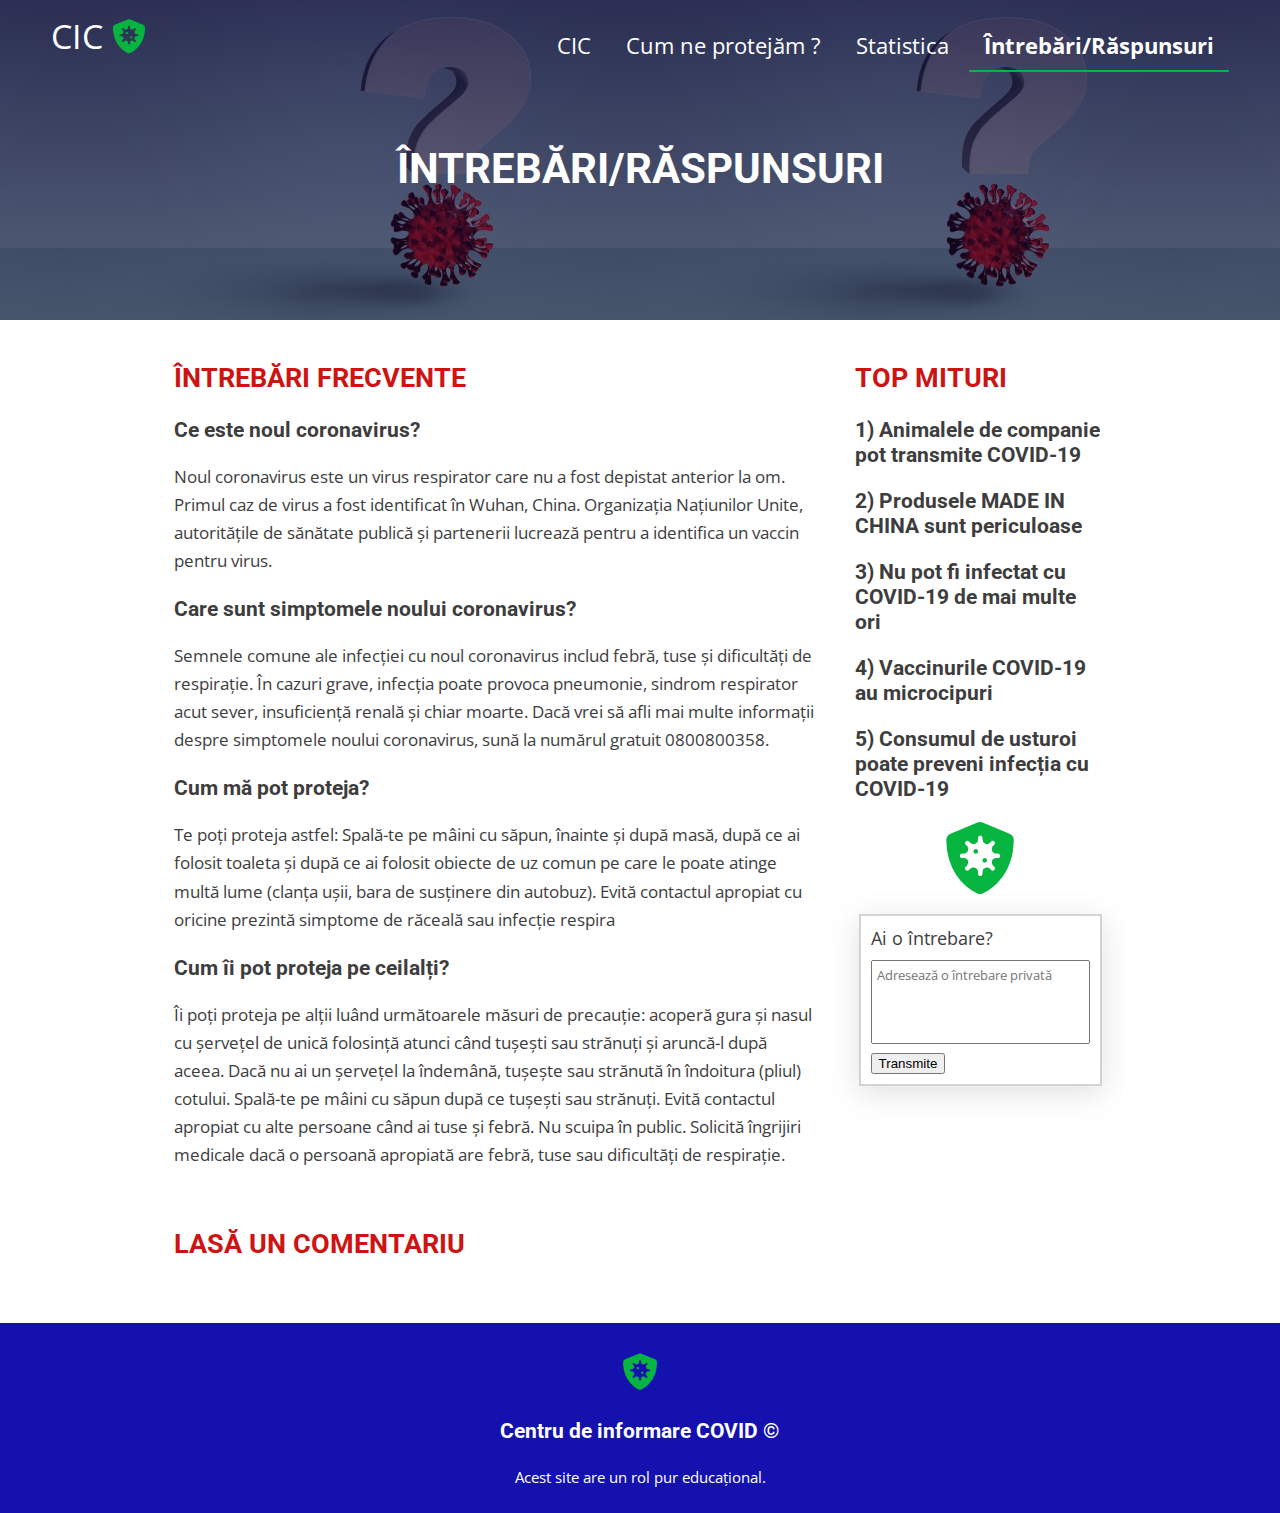
<file: pages/intrebari.html>
<!DOCTYPE html>
<html>

<head>
    <meta charset="UTF-8">
    <meta name="viewport" content="width=device-width, initial-scale=1.0">

    <link rel="icon" href="../images/favicon.png">
    <link rel="stylesheet" href="../css/style.css" />
    <link rel="stylesheet" href="https://cdnjs.cloudflare.com/ajax/libs/font-awesome/5.15.2/css/all.min.css" />
    <script src="../js/main.js" defer></script>

    <title>Întrebări COVID-19</title>
</head>

<body>

    <header>
        <a class="logo" href="../index.html">
            CIC <i class="fas fa-shield-virus verde"></i>
        </a>

        <navbar id="navbar">
            <a href="../index.html">CIC</a>

            <a href="protejare.html">Cum ne protejăm ?</a>
            <a href="statistica.html">Statistica</a>
            <a class="active" href="intrebari.html">Întrebări/Răspunsuri</a>
        </navbar>
    </header>

    <section class="top-section" id="intrebari">
        <h1 class="top-title">Întrebări/Răspunsuri</h1>
    </section>

    <main>

        <div class="row">

            <div class="col-70">
                <h2>Întrebări frecvente</h2>

                <h3>Ce este noul coronavirus?</h3>
                <p>
                    Noul coronavirus este un virus respirator care nu a fost depistat anterior la om. Primul caz de
                    virus a fost identificat în Wuhan, China. Organizația Națiunilor Unite, autoritățile de sănătate
                    publică și partenerii lucrează pentru a identifica un vaccin pentru virus.
                </p>

                <h3>Care sunt simptomele noului coronavirus?</h3>
                <p>
                    Semnele comune ale infecției cu noul coronavirus includ febră, tuse și dificultăți de respirație. În
                    cazuri grave, infecția poate provoca pneumonie, sindrom respirator acut sever, insuficiență renală
                    și chiar moarte. Dacă vrei să afli mai multe informații despre simptomele noului coronavirus, sună
                    la numărul gratuit 0800800358.
                </p>

                <h3>Cum mă pot proteja?</h3>
                <p>
                    Te poți proteja astfel: Spală-te pe mâini cu săpun, înainte și după masă, după ce ai folosit toaleta
                    și după ce ai folosit obiecte de uz comun pe care le poate atinge multă lume (clanța ușii, bara de
                    susținere din autobuz). Evită contactul apropiat cu oricine prezintă simptome de răceală sau
                    infecție respira
                </p>

                <h3>Cum îi pot proteja pe ceilalți?</h3>
                <p>
                    Îi poți proteja pe alții luând următoarele măsuri de precauție: acoperă gura și nasul cu șervețel de
                    unică folosință atunci când tușești sau strănuți și aruncă-l după aceea. Dacă nu ai un șervețel la
                    îndemână, tușește sau strănută în îndoitura (pliul) cotului. Spală-te pe mâini cu săpun după ce
                    tușești sau strănuți. Evită contactul apropiat cu alte persoane când ai tuse și febră. Nu scuipa în
                    public. Solicită îngrijiri medicale dacă o persoană apropiată are febră, tuse sau dificultăți de
                    respirație.
                </p>

            </div>

            <div class="col-30">
                <h2>Top mituri</h2>

                <h3>1) Animalele de companie pot transmite COVID-19</h3>
                <h3>2) Produsele MADE IN CHINA sunt periculoase</h3>
                <h3>3) Nu pot fi infectat cu COVID-19 de mai multe ori</h3>
                <h3>4) Vaccinurile COVID-19 au microcipuri</h3>
                <h3>5) Consumul de usturoi poate preveni infecția cu COVID-19</h3>

                <div class="centered">
                    <i class="fas fa-shield-virus verde big"></i>
                </div>

                <div class="contact">
                    <span>Ai o întrebare?</span>
                    <textarea id="intrebare" rows="4" placeholder="Adresează o întrebare privată"></textarea>
                    <input onclick="transmite()" type="submit" value="Transmite">
                </div>

            </div>

        </div>

        <div class="row">
            <div class="col-100">
                <h2>Lasă un comentariu</h2>
                <div class="fb-comments" data-order-by="reverse_time" data-numposts="5" data-width="100%"
                    data-href="http://tekwill.online/site-covid">

                </div>
            </div>
        </div>



    </main>

    <footer>
        <h1> <i class="fas fa-shield-virus verde"></i> </h1>
        <h3>Centru de informare COVID ©</h3>
        <small>Acest site are un rol pur educațional.</small>
    </footer>

    <script>
        (function (d, s, id) {
            var js, fjs = d.getElementsByTagName(s)[0];
            if (d.getElementById(id)) return;
            js = d.createElement(s); js.id = id;
            js.src = "//connect.facebook.net/en_US/sdk.js#xfbml=1&version=v2.4";
            fjs.parentNode.insertBefore(js, fjs);
        }(document, 'script', 'facebook-jssdk'));
    </script>


</body>

</html>
</file>
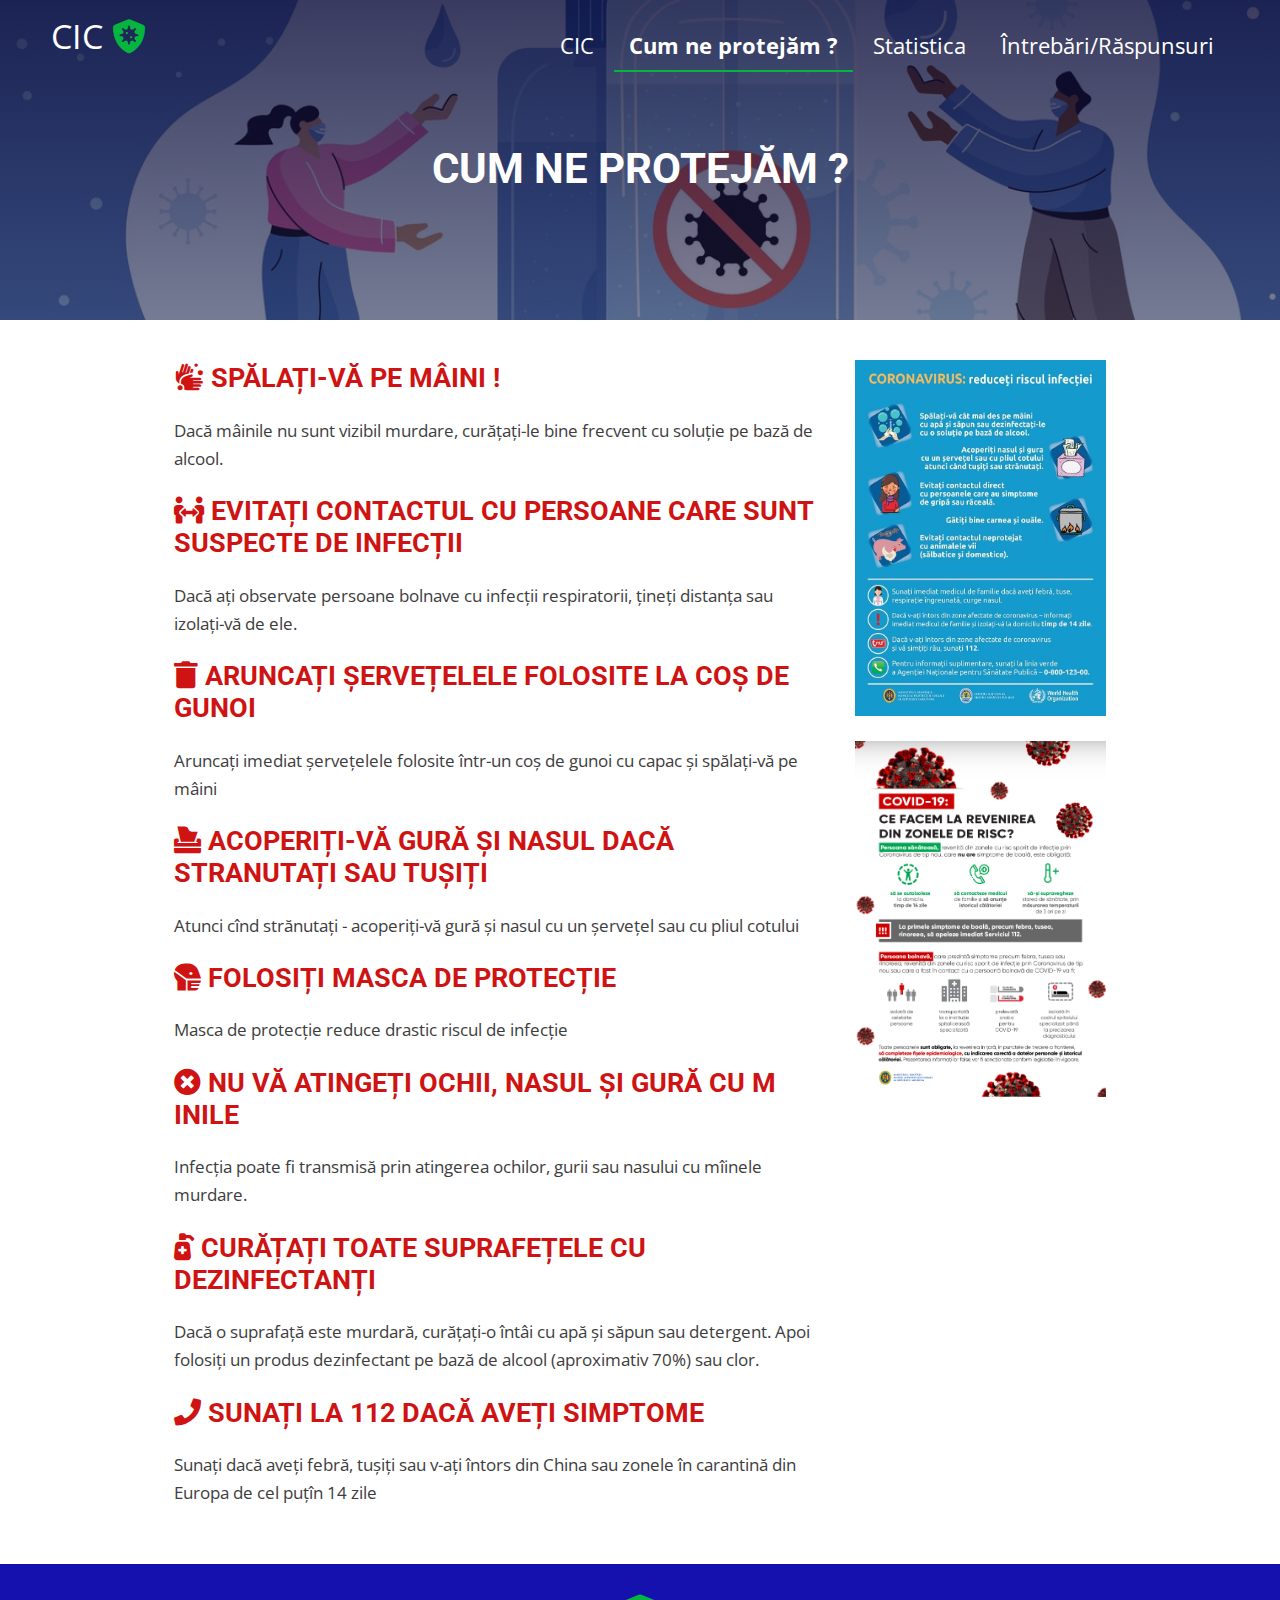
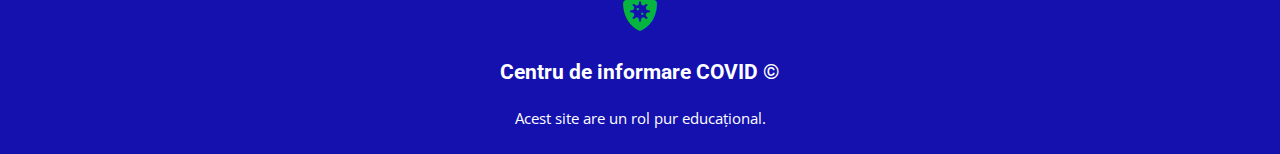
<file: pages/protejare.html>
<!DOCTYPE html>
<html>

<head>
    <meta charset="UTF-8">
    <meta name="viewport" content="width=device-width, initial-scale=1.0">

    <link rel="icon" href="../images/favicon.png">
    <link rel="stylesheet" href="../css/style.css" />
    <link rel="stylesheet" href="https://cdnjs.cloudflare.com/ajax/libs/font-awesome/5.15.2/css/all.min.css" />

    <title>Protejare COVID-19</title>
</head>

<body>

    <header>
        <a class="logo" href="../index.html">
            CIC <i class="fas fa-shield-virus verde"></i>
        </a>

        <navbar id="navbar">
            <a href="../index.html">CIC</a>

            <a class="active" href="protejare.html">Cum ne protejăm ?</a>
            <a href="statistica.html">Statistica</a>
            <a href="intrebari.html">Întrebări/Răspunsuri</a>
        </navbar>
    </header>

    <section class="top-section" id="protejare">
        <h1 class="top-title">Cum ne protejăm ?</h1>
    </section>

    <main>

        <div class="row">

            <div class="col-70">

                <h2><i class="fas fa-hands-wash"></i> Spălați-vă pe mâini !</h2>
                <p>
                    Dacă mâinile nu sunt vizibil murdare, curățați-le bine frecvent cu soluție pe bază de alcool.
                </p>

                <h2> <i class="fas fa-people-arrows"></i> EVITAȚI CONTACTUL CU PERSOANE CARE SUNT SUSPECTE DE INFECȚII
                </h2>
                <p>
                    Dacă ați observate persoane bolnave cu infecții respiratorii, țineți distanța sau izolați-vă de ele.
                </p>

                <h2><i class="fas fa-trash"></i> ARUNCAȚI ȘERVEȚELELE FOLOSITE LA COȘ DE GUNOI
                </h2>
                <p>
                    Aruncați imediat șervețelele folosite într-un coș de gunoi cu capac și spălați-vă pe mâini
                </p>

                <h2><i class="fas fa-box-tissue"></i> ACOPERIȚI-VĂ GURĂ ȘI NASUL DACĂ STRANUTAȚI SAU TUȘIȚI
                </h2>
                <p>
                    Atunci cînd strănutați - acoperiți-vă gură și nasul cu un șervețel sau cu pliul cotului
                </p>

                <h2><i class="fas fa-head-side-mask"></i> FOLOSIȚI MASCA DE PROTECȚIE</h2>
                <p>
                    Masca de protecție reduce drastic riscul de infecție
                </p>

                <h2>
                    <i class="fas fa-times-circle"></i>
                    NU VĂ ATINGEȚI OCHII, NASUL ȘI GURĂ CU M INILE
                </h2>
                <p>
                    Infecția poate fi transmisă prin atingerea ochilor, gurii sau nasului cu mîinele murdare.
                </p>

                <h2>
                    <i class="fas fa-pump-medical"></i>
                    CURĂȚAȚI TOATE SUPRAFEȚELE CU DEZINFECTANȚI
                </h2>
                <p>
                    Dacă o suprafață este murdară, curățați-o întâi cu apă și săpun sau detergent. Apoi folosiți un produs dezinfectant pe bază de alcool (aproximativ 70%) sau clor.
                </p>

                <h2>
                    <i class="fas fa-phone"></i>
                    SUNAȚI LA 112 DACĂ AVEȚI SIMPTOME
                </h2>

                <p>
                    Sunați dacă aveți febră, tușiți sau v-ați întors din China sau zonele în carantină din Europa de cel puțîn 14 zile
                </p>

            </div>

            <div class="col-30">

                <a href="../images/reguli1.jpg">
                    <img class="img-protejare" src="../images/reguli1.jpg">
                </a>

                <a href="../images/reguli2.png">
                    <img class="img-protejare" src="../images/reguli2.png">
                </a>

            </div>

        </div>

    </main>

    <footer>
        <h1> <i class="fas fa-shield-virus verde"></i> </h1>
        <h3>Centru de informare COVID ©</h3>
        <small>Acest site are un rol pur educațional.</small>
    </footer>

</body>

</html>
</file>
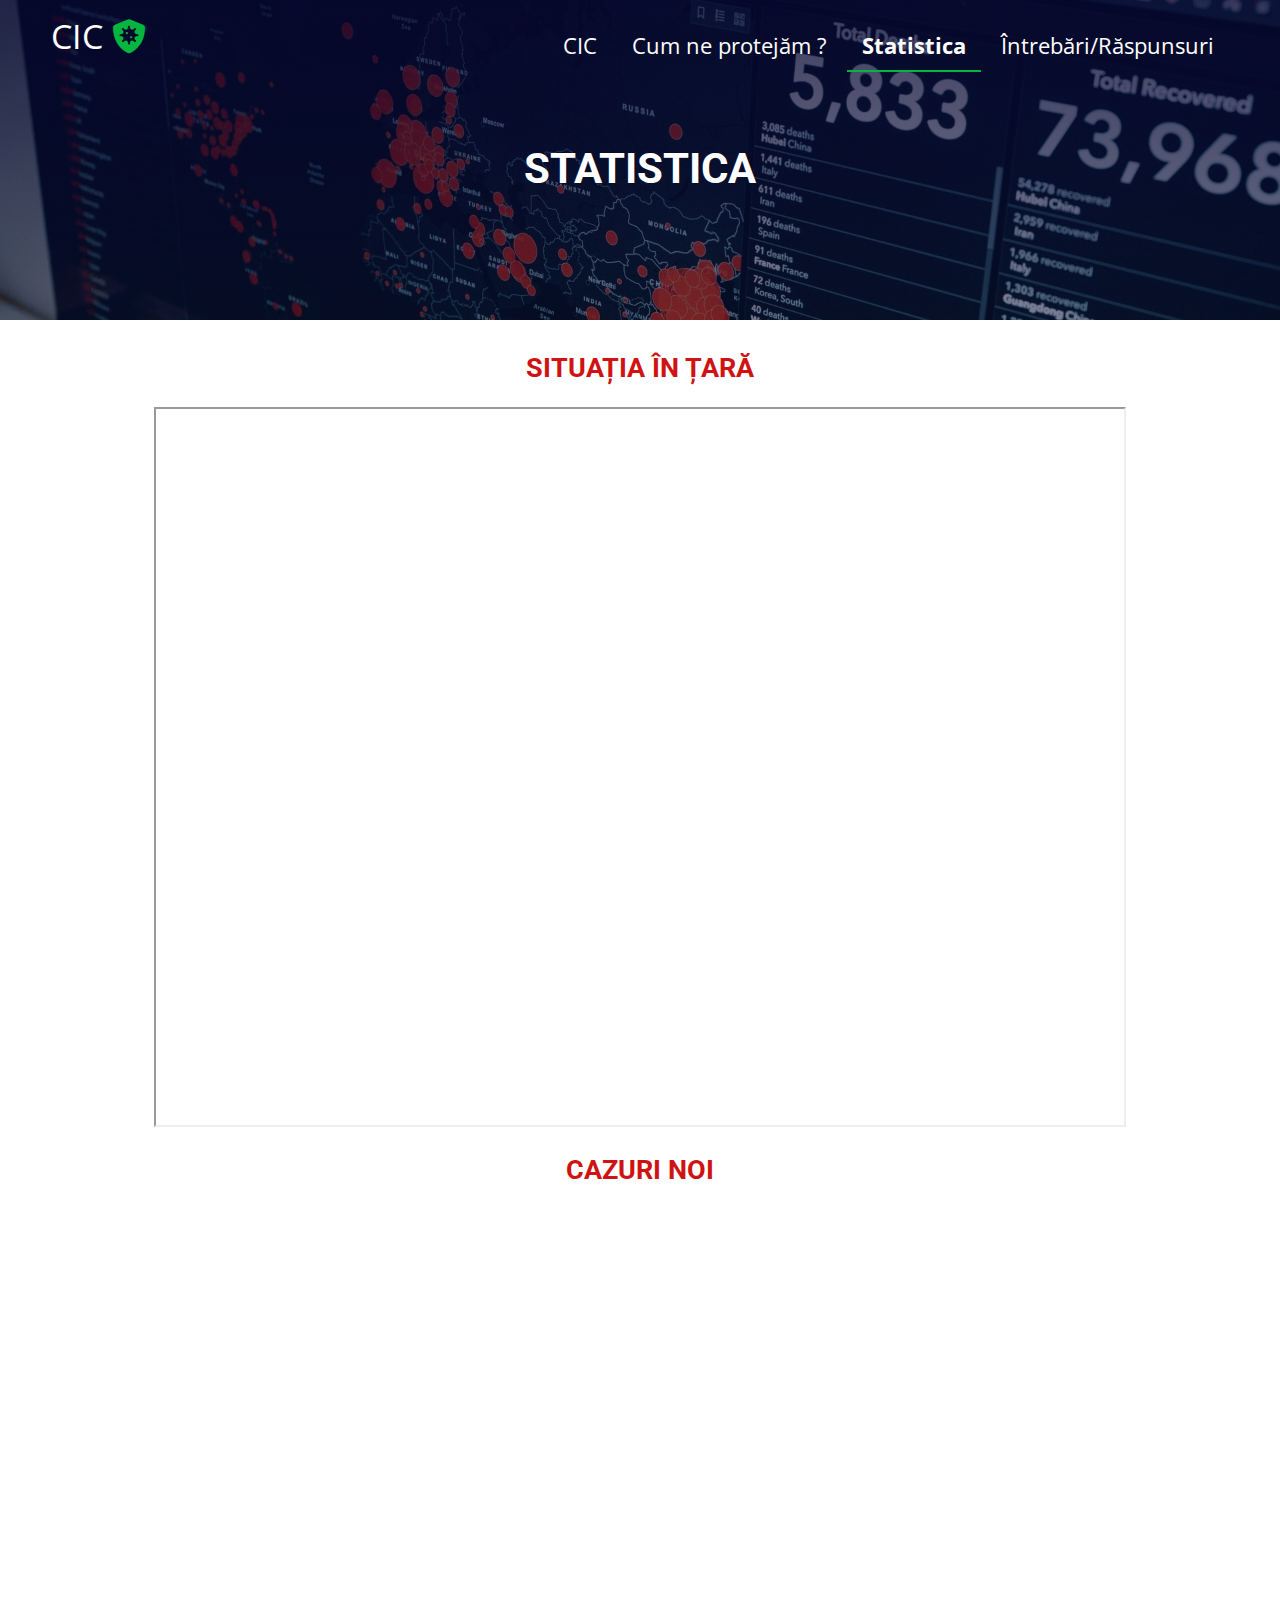
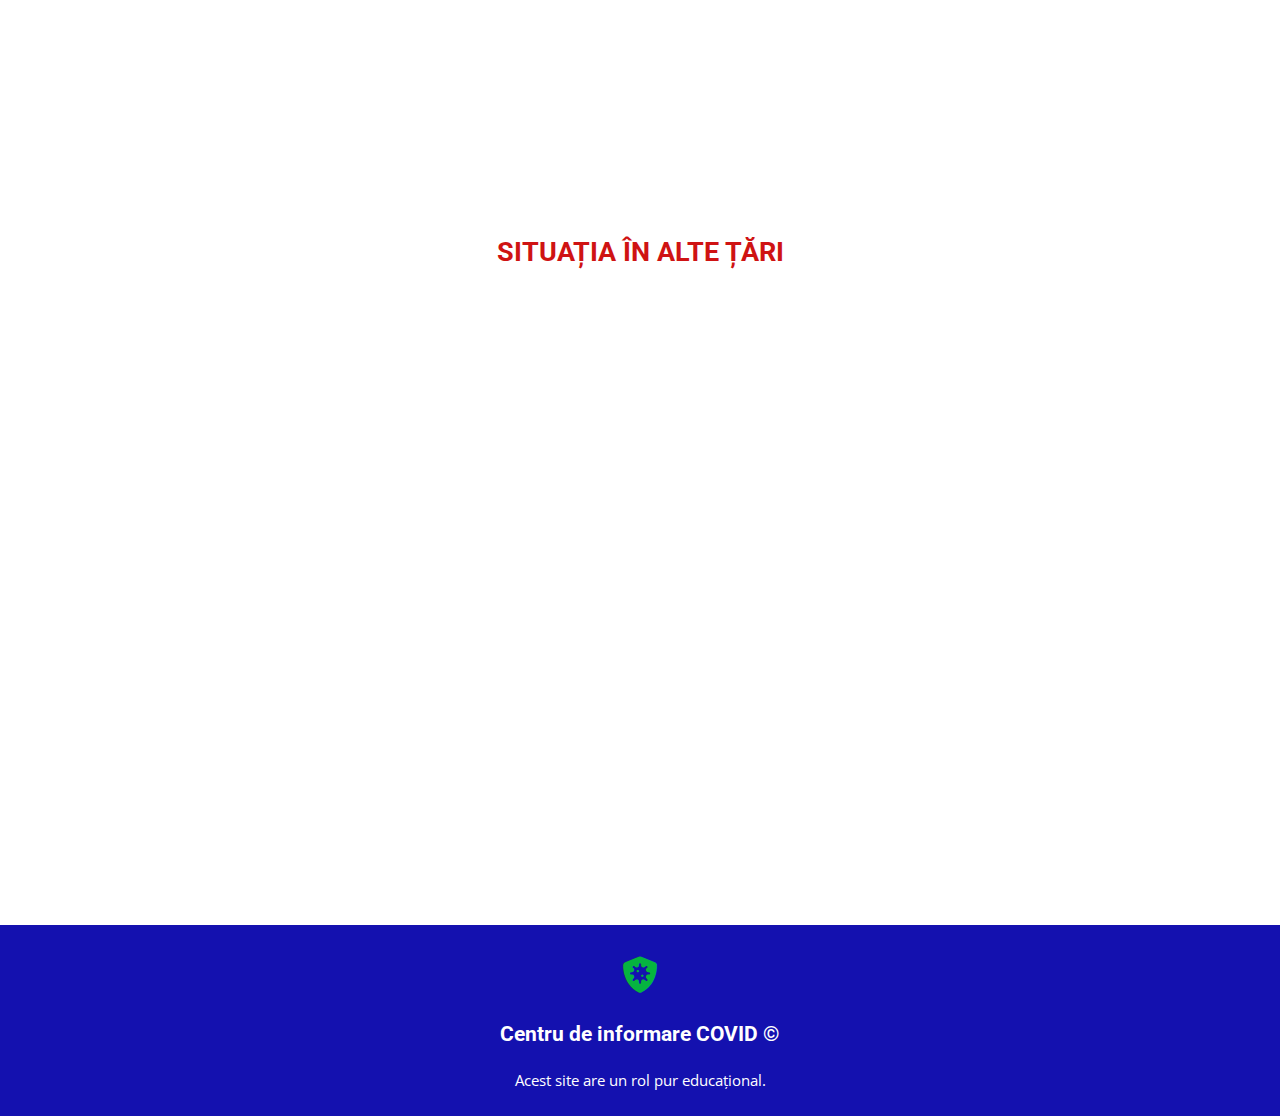
<file: pages/statistica.html>
<!DOCTYPE html>
<html>

<head>
    <meta charset="UTF-8">
    <meta name="viewport" content="width=device-width, initial-scale=1.0">

    <link rel="icon" href="../images/favicon.png">
    <link rel="stylesheet" href="../css/style.css" />
    <link rel="stylesheet" href="https://cdnjs.cloudflare.com/ajax/libs/font-awesome/5.15.2/css/all.min.css" />

    <title>Statistica COVID-19</title>
</head>

<body>

    <header>
        <a class="logo" href="../index.html">
            CIC <i class="fas fa-shield-virus verde"></i>
        </a>

        <navbar id="navbar">
            <a href="../index.html">CIC</a>

            <a href="protejare.html">Cum ne protejăm ?</a>
            <a class="active" href="statistica.html">Statistica</a>
            <a href="intrebari.html">Întrebări/Răspunsuri</a>
        </navbar>
    </header>

    <section class="top-section" id="statistica">
        <h1 class="top-title">Statistica</h1>
    </section>

    <main>

        <h2 class="centered">Situația în țară</h2>

        <iframe class="md-stat-desk"
            src="https://gismoldova.maps.arcgis.com/apps/opsdashboard/index.html#/d274da857ed345efa66e1fbc959b021b">
        </iframe>

        <iframe class="md-stat-mobile"
            src="https://gismoldova.maps.arcgis.com/apps/opsdashboard/index.html#/09139ac36f8943529cef2e00f802c3fc">
        </iframe>


        <h2 class="centered">Cazuri noi</h2>

        <iframe src="https://ourworldindata.org/grapher/daily-tests-and-daily-new-confirmed-covid-cases?country=~MDA"
            loading="lazy" style="width: 100%; height: 600px; border: 0px none;"></iframe>

        <h2 class="centered">Situația în alte țări</h2>

        <iframe
            src="https://ourworldindata.org/explorers/coronavirus-data-explorer?zoomToSelection=true&time=2020-03-01..latest&facet=none&pickerSort=desc&pickerMetric=new_cases_smoothed_per_million&Metric=Confirmed+cases&Interval=7-day+rolling+average&Relative+to+Population=true&Align+outbreaks=false&country=RUS~MDA~ROU~UKR~ITA~GBR&hideControls=true"
            loading="lazy" style="width: 100%; height: 600px; border: 0px none;"></iframe>

    </main>

    <footer>
        <h1> <i class="fas fa-shield-virus verde"></i> </h1>
        <h3>Centru de informare COVID ©</h3>
        <small>Acest site are un rol pur educațional.</small>
    </footer>

</body>

</html>
</file>
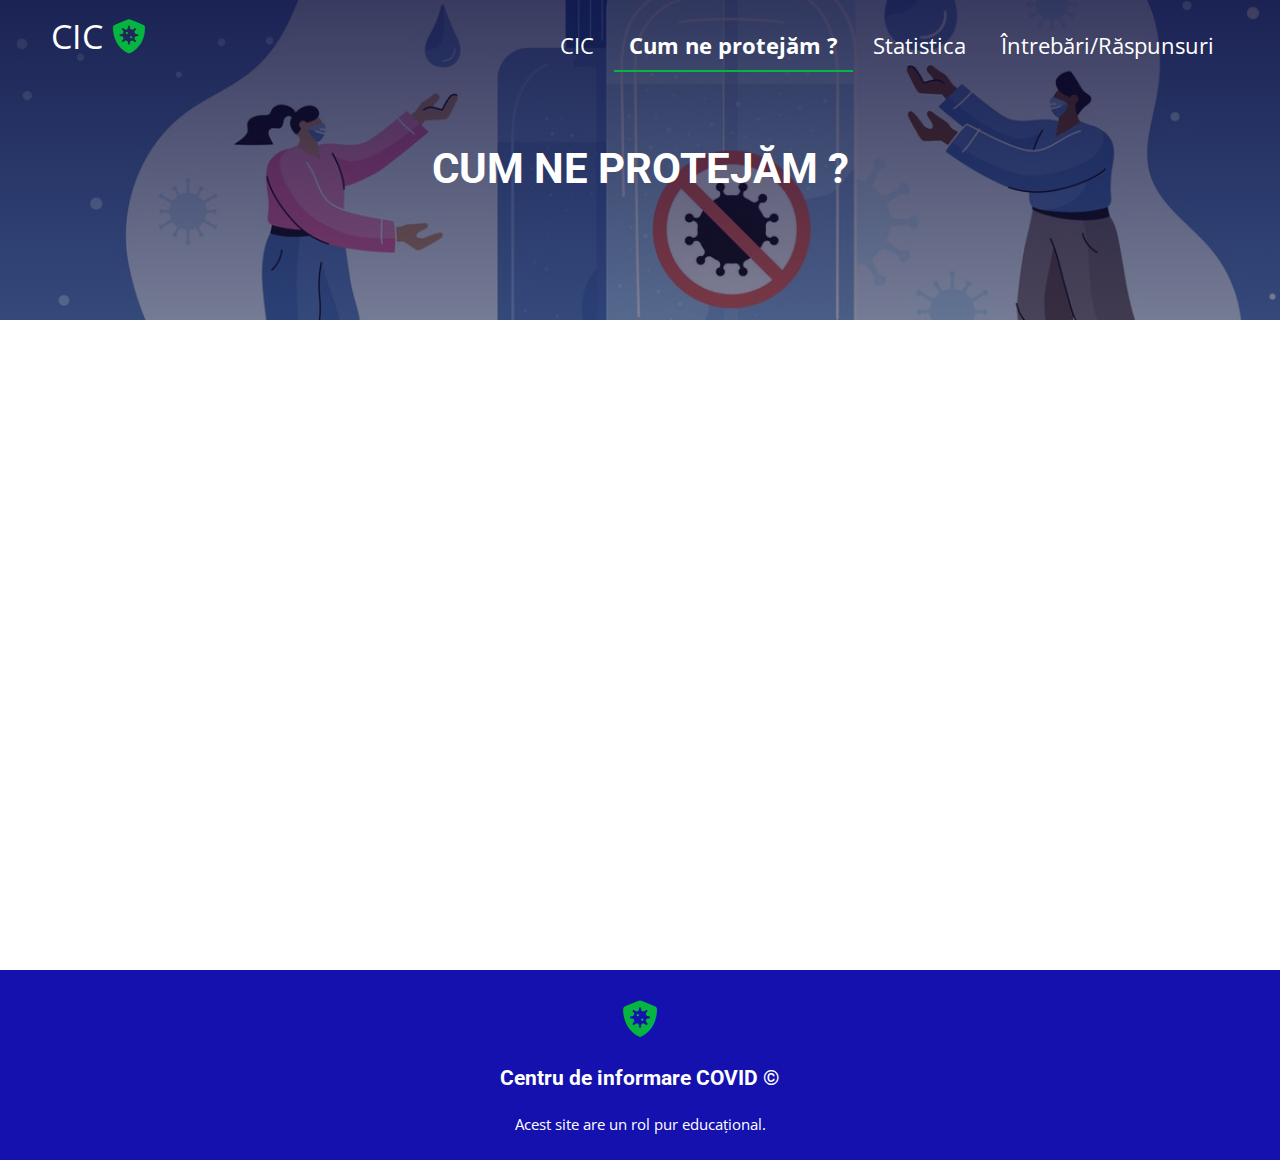
<file: pages/structura.html>
<!DOCTYPE html>
<html>

<head>
    <meta charset="UTF-8">
    <meta name="viewport" content="width=device-width, initial-scale=1.0">

    <link rel="icon" href="../images/favicon.png">
    <link rel="stylesheet" href="../css/style.css" />
    <link rel="stylesheet" href="https://cdnjs.cloudflare.com/ajax/libs/font-awesome/5.15.2/css/all.min.css" />

    <title>Informare COVID-19</title>
</head>

<body>

    <header>
        <a class="logo" href="../index.html">
            CIC <i class="fas fa-shield-virus verde"></i>
        </a>

        <navbar id="navbar">
            <a href="../index.html">CIC</a>

            <a class="active" href="protejare.html">Cum ne protejăm ?</a>
            <a href="statistica.html">Statistica</a>
            <a href="intrebari.html">Întrebări/Răspunsuri</a>
        </navbar>
    </header>

    <section class="top-section" id="protejare">
        <h1 class="top-title">Cum ne protejăm ?</h1>
    </section>

    <main>


    </main>

    <footer>
        <h1> <i class="fas fa-shield-virus verde"></i> </h1>
        <h3>Centru de informare COVID ©</h3>
        <small>Acest site are un rol pur educațional.</small>
    </footer>

</body>

</html>
</file>
<file: css/style.css>
@import url('https://fonts.googleapis.com/css2?family=Open+Sans&family=Roboto&display=swap');

* {
    box-sizing: border-box;
}

body {
    margin: 0;
    font-family: "Open Sans";
    font-size: 18px;
    color: #3d3d3d;
}

h1, h2, h3, h4, h5, h6 {
    font-family: "Roboto";
}

h1, h2 {
    text-transform: uppercase;
}

header {
    padding: 30px 4%;
    position:absolute;
    width: 100%;
}

navbar {
    float:right;
}

navbar a {
    padding: 0px 15px 10px 15px;
    font-size: 22px;
    color: white !important;
}

navbar a:hover, .active {
    font-weight: bold;
    border-bottom: 2px solid #06b440;
}

a {
    text-decoration: none;
}

main {
    padding: 10px 12%;
    min-height: 70vh;
}

main h2 {
    color: #cf1313;
    text-transform: uppercase;
}


footer {
    min-height: 60px;
    background-color: #1411af;
    color: white;
    padding: 5px 10px 25px 10px;
    text-align: center;
    margin-top: 20px;
}

p {
    font-size: 17px;
    line-height: 165%;
}

.simptome {
  list-style-type: none;
  font-size: 26px;
  padding-left: 0px;
  line-height: 170%;
}

.simptome i {
    font-size: 34px;
}


.row {
    overflow: auto;
}

.col-30 {
    width: 30%;
    float:left;
    padding: 10px 20px;
}

.col-70 {
    width: 70%;
    float:left;
    padding: 10px 20px;
}

.col-100 {
    width: 100%;
    float:left;
    padding: 10px 20px;
}

.logo {
    font-size: 34px;
    margin-top: -20px;
    display: inline-block;
    color: white;
}

.verde {
    color: #06b440;
}

.top-section {
    background: linear-gradient(#050331c7, #04042e81);
    min-height: 320px;

    display: flex;
    justify-content: center;
    align-items: center;
    color: white;
    flex-direction: column;
}

.video {
    width: 100%;
    height: 80vh;
    object-fit:cover;
    
    position:absolute;
    z-index: -1;
}

#index {
    height: 80vh;
}


.top-title {
    margin-top: 45px;
    font-size: 42px;
    text-transform: uppercase;
    font-weight: bold;
}

.linia-verde {
    background-color: #059b37;
    padding: 20px;
    border-radius: 30px;
}

.linia-verde a {
    color: white;   
}


.noutate {
    border: 1px solid lightgray;
    padding: 0px 15px;
    box-shadow: rgba(100, 100, 111, 0.2) 0px 7px 29px 0px;
    margin: 2px 2px 15px 2px;
    border-radius: 10px;
}

.noutate img {
   width: 140px;
   height: 140px;
   object-fit: cover;
   margin-top: 5px;
}

.noutate h3 {
    margin-bottom: 5px;
}

.centered {
    text-align: center;
}

.video-yt {
    width: 100%;
    max-width: 350px;
    height: 200px;
    margin-top: 15px;
}

#protejare {
    background: linear-gradient(#050331c5, #04042e81), url("../images/protejare.jfif");  
    background-position: 0% 60%;
    background-size: cover;
}

.img-protejare{
    width: 100%;
    margin-top: 20px;
}

#statistica{
    background: linear-gradient(#050331c5, #04042e81), url("../images/statistics.jpg");  
    background-position: 0% 60%;
    background-size: cover;
}

.md-stat-desk {
    width:100%;
    height: 80vh;
}

#intrebari{
    background: linear-gradient(#050331c5, #04042e81), url("../images/intrebari.jpg");  
    background-position: 10% 60%;
    background-size: contain;
}

.big {
    font-size: 72px;
}

.contact {
    margin: 20px 4px;
    border: 2px solid lightgray;
    padding: 10px;
    box-shadow: rgba(100, 100, 111, 0.2) 0px 7px 29px 0px;
}

#intrebare {
    width: 100%;
    padding: 5px;
    margin-top: 10px;
    resize: none;
    font-family: inherit;
}

.md-stat-mobile {
    display: none;
}

@media (max-width: 1150px) {

    main {
        padding: 10px 4%;
    }

}

@media (max-width: 850px) {
    main {
        padding: 10px;
    }

    .md-stat-mobile {
        display: block;
        width: 100%;
        height: 65vh;
    }

    .md-stat-desk {
        display: none;
    }

    .col-30, .col-70, .col-100 {
        width: 100%;
        padding: 10px;
    }

    .top-title {
        font-size: 25px;
        text-align: center;
        margin-top: 140px;
    }

    #navbar a:first-child{
        display: none;
    }

    #navbar a {
        display: block;
        font-size: 18px;
        margin-top: 5px;
    }

    #navbar {
        margin-top: -17px;
    }

}
</file>
